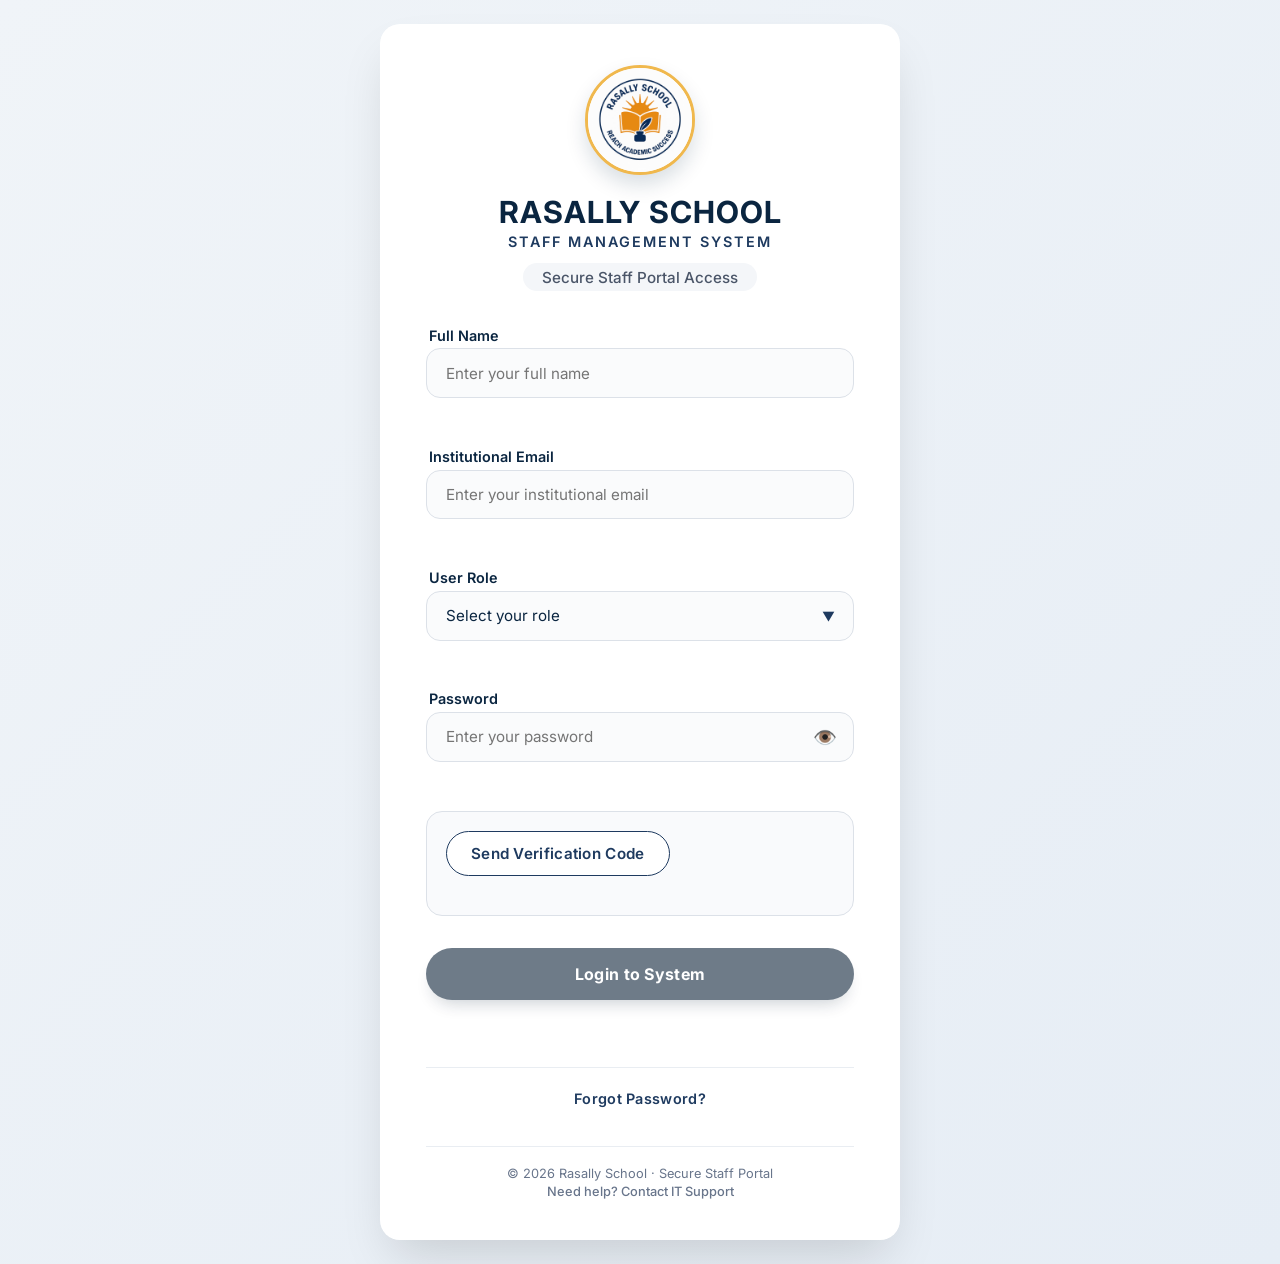
<file: index.html>
<!DOCTYPE html>
<html lang="en">
<head>
  <meta charset="UTF-8">
  <meta name="viewport" content="width=device-width, initial-scale=1.0, viewport-fit=cover">
  <title>Rasally School | Staff Management System</title>
  
  <!-- External CSS -->
  <link rel="stylesheet" href="css/index.css">
  
  <!-- Preconnect for performance -->
  <link rel="preconnect" href="https://fonts.googleapis.com">
  <link rel="preconnect" href="https://fonts.gstatic.com" crossorigin>
  <link href="https://fonts.googleapis.com/css2?family=Inter:opsz,wght@14..32,400;14..32,500;14..32,600;14..32,700&display=swap" rel="stylesheet">
</head>
<body>
  <main class="login-container">
    <!-- Professional Login Card -->
    <div class="login-card" role="main" aria-labelledby="system-heading">
      
      <!-- Logo & Branding Section -->
      <div class="brand-section">
        <div class="logo-wrapper">
          <img 
            src="images/rasally.jpg" 
            alt="Rasally School Official Logo" 
            class="school-logo"
            onerror="this.onerror=null; this.src='data:image/svg+xml,%3Csvg xmlns=%22http://www.w3.org/2000/svg%22 width=%22120%22 height=%22120%22 viewBox=%220 0 120 120%22%3E%3Ccircle cx=%2260%22 cy=%2260%22 r=%2258%22 fill=%22%231e3a5f%22 stroke=%22%23f0b84d%22 stroke-width=%224%22/%3E%3Ctext x=%2260%22 y=%2270%22 font-size=%2240%22 text-anchor=%22middle%22 fill=%22white%22 font-family=%22Arial%22%3ERS%3C/text%3E%3C/svg%3E';"
          >
        </div>
        <h1 class="system-heading" id="system-heading">
          RASALLY SCHOOL
        </h1>
        <p class="system-subtitle">STAFF MANAGEMENT SYSTEM</p>
        <p class="portal-description">Secure Staff Portal Access</p>
      </div>

      <!-- Login Form -->
      <form id="staffLoginForm" class="login-form" novalidate>
        
        <!-- Full Name Field -->
        <div class="input-group">
          <label for="fullName" class="input-label">Full Name</label>
          <input 
            type="text" 
            id="fullName" 
            name="fullName" 
            placeholder="Enter your full name" 
            class="input-field"
            autocomplete="name"
            aria-required="true"
            minlength="3"
          >
          <span class="error-message" id="nameError" role="alert"></span>
        </div>

        <!-- Email Address Field -->
        <div class="input-group">
          <label for="email" class="input-label">Institutional Email</label>
          <input 
            type="email" 
            id="email" 
            name="email" 
            placeholder="Enter your institutional email" 
            class="input-field"
            autocomplete="email"
            aria-required="true"
          >
          <span class="error-message" id="emailError" role="alert"></span>
        </div>

        <!-- Role Selection -->
        <div class="input-group">
          <label for="userRole" class="input-label">User Role</label>
          <div class="select-wrapper">
            <select id="userRole" name="userRole" class="input-field select-field" aria-required="true">
              <option value="" disabled selected>Select your role</option>
              <option value="Admin">Admin</option>
              <option value="HR Officer">HR Officer</option>
              <option value="Employee">Employee</option>
            </select>
          </div>
          <span class="error-message" id="roleError" role="alert"></span>
        </div>

        <!-- Password Field -->
        <div class="input-group">
          <label for="password" class="input-label">Password</label>
          <div class="password-wrapper">
            <input 
              type="password" 
              id="password" 
              name="password" 
              placeholder="Enter your password" 
              class="input-field password-field"
              autocomplete="current-password"
              aria-required="true"
              minlength="6"
            >
            <button 
              type="button" 
              id="togglePasswordBtn" 
              class="toggle-password-btn" 
              aria-label="Show password"
              title="Show password"
            >
              <span class="eye-icon" id="eyeIcon">👁️</span>
            </button>
          </div>
          <span class="error-message" id="passwordError" role="alert"></span>
        </div>

        <!-- OTP Section -->
        <div class="otp-section" id="otpSection">
          <div class="otp-header">
            <button type="button" id="sendOtpBtn" class="btn btn-outline">
              <span class="btn-text">Send Verification Code</span>
              <span class="loading-spinner hidden" id="otpSpinner"></span>
            </button>
            <button type="button" id="resendOtpBtn" class="btn btn-link hidden" disabled>
              Resend OTP <span id="countdownTimer"></span>
            </button>
          </div>
          
          <p class="otp-notification" id="otpNotification" role="status"></p>
          
          <!-- OTP Input Group (hidden initially) -->
          <div class="otp-input-group hidden" id="otpInputContainer">
            <label for="otpField" class="input-label">Enter 6-Digit Code</label>
            <input 
              type="text" 
              id="otpField" 
              name="otpField" 
              class="input-field otp-field" 
              placeholder="000000" 
              maxlength="6" 
              inputmode="numeric" 
              autocomplete="one-time-code"
              aria-required="true"
            >
            <button type="button" id="verifyOtpBtn" class="btn btn-accent">
              Verify OTP
            </button>
            <span class="error-message" id="otpError" role="alert"></span>
            <p class="success-message hidden" id="otpSuccess" role="status">
              ✅ Email verified successfully.
            </p>
          </div>
        </div>

        <!-- Final Login Button -->
        <button 
          type="submit" 
          id="loginBtn" 
          class="btn btn-primary login-submit" 
          disabled
        >
          <span class="btn-text">Login to System</span>
          <span class="loading-spinner hidden" id="loginSpinner"></span>
        </button>

        <!-- General Form Message -->
        <div id="formGeneralMessage" class="general-message" role="alert"></div>
      </form>
      
      <!-- Forgot Password Link -->
      <div class="forgot-password-section">
        <button type="button" id="forgotPasswordBtn" class="btn btn-link forgot-password-link">
          Forgot Password?
        </button>
      </div>
      
      <footer class="portal-footer">
        <p>© 2026 Rasally School · Secure Staff Portal</p>
        <p class="footer-support">Need help? Contact IT Support</p>
      </footer>
    </div>
  </main>

  <!-- Forgot Password Modal -->
  <div class="modal-overlay hidden" id="forgotPasswordModal" role="dialog" aria-modal="true" aria-labelledby="forgotPasswordTitle">
    <div class="modal-container">
      <div class="modal-header">
        <h2 id="forgotPasswordTitle" class="modal-title">Password Recovery</h2>
        <button type="button" class="modal-close-btn" id="closeForgotPasswordModal" aria-label="Close password recovery">
          &times;
        </button>
      </div>
      
      <div class="modal-body">
        <!-- Step 1: Enter Details for Recovery -->
        <div class="recovery-step" id="recoveryStep1">
          <h3 class="step-title">Reset Your Password</h3>
          <p class="step-description">Enter your details to receive a password reset code.</p>
          
          <form id="recoveryIdentityForm" class="recovery-form" novalidate>
            <div class="input-group">
              <label for="recoveryFullName" class="input-label">Full Name</label>
              <input 
                type="text" 
                id="recoveryFullName" 
                name="recoveryFullName" 
                placeholder="Enter your full name" 
                class="input-field"
                autocomplete="name"
                required
              >
              <span class="error-message" id="recoveryNameError" role="alert"></span>
            </div>
            
            <div class="input-group">
              <label for="recoveryEmail" class="input-label">Email Address</label>
              <input 
                type="email" 
                id="recoveryEmail" 
                name="recoveryEmail" 
                placeholder="Enter your institutional email" 
                class="input-field"
                autocomplete="email"
                required
              >
              <span class="error-message" id="recoveryEmailError" role="alert"></span>
            </div>

            <div class="input-group">
              <label for="recoveryRole" class="input-label">User Role</label>
              <div class="select-wrapper">
                <select id="recoveryRole" name="recoveryRole" class="input-field select-field" required>
                  <option value="" disabled selected>Select your role</option>
                  <option value="Employee">Employee</option>
                  <option value="HR Officer">HR Officer</option>
                  <option value="Admin">Admin</option>
                </select>
              </div>
              <span class="error-message" id="recoveryRoleError" role="alert"></span>
            </div>
            
            <div class="recovery-message" id="recoveryIdentityMessage"></div>
            
            <button type="submit" class="btn btn-primary" id="verifyIdentityBtn">
              <span class="btn-text">Send Reset Code</span>
              <span class="loading-spinner hidden" id="identitySpinner"></span>
            </button>
          </form>
        </div>
        
        <!-- Step 2: Admin Security Message -->
        <div class="recovery-step hidden" id="recoveryAdminStep">
          <div class="admin-security-message">
            <div class="security-icon">🔒</div>
            <h3>Admin Password Recovery</h3>
            <p>For security reasons, Admin password recovery is not available through this option.</p>
            <p>Please contact the <strong>Database Expert</strong> or authorized <strong>System Administrator</strong> to reset your password directly from the database.</p>
            <button type="button" class="btn btn-primary back-to-login-btn" id="backToLoginFromAdmin">
              Back to Login
            </button>
          </div>
        </div>
        
        <!-- Step 3: OTP Verification -->
        <div class="recovery-step hidden" id="recoveryStep3">
          <h3 class="step-title">Enter Verification Code</h3>
          <p class="step-description">
            A 6-digit code has been sent to <strong id="recoveryOtpEmail"></strong>
          </p>
          
          <div class="input-group">
            <label for="recoveryOtpField" class="input-label">6-Digit Code</label>
            <input 
              type="text" 
              id="recoveryOtpField" 
              name="recoveryOtpField" 
              class="input-field otp-field" 
              placeholder="000000" 
              maxlength="6" 
              inputmode="numeric"
              required
            >
            <span class="error-message" id="recoveryOtpError" role="alert"></span>
          </div>
          
          <div class="otp-actions">
            <button type="button" class="btn btn-accent" id="verifyRecoveryOtpBtn">
              Verify Code
            </button>
            <button type="button" class="btn btn-link" id="resendRecoveryOtpBtn">
              Resend Code <span id="recoveryCountdownTimer"></span>
            </button>
          </div>
          
          <div class="recovery-message" id="recoveryOtpMessage"></div>
        </div>
        
        <!-- Step 4: Reset Password -->
        <div class="recovery-step hidden" id="recoveryStep4">
          <h3 class="step-title">Create New Password</h3>
          <p class="step-description">Enter your new password below.</p>
          
          <form id="resetPasswordForm" class="recovery-form" novalidate>
            <div class="input-group">
              <label for="recoveryNewPassword" class="input-label">New Password</label>
              <div class="password-wrapper">
                <input 
                  type="password" 
                  id="recoveryNewPassword" 
                  name="recoveryNewPassword" 
                  placeholder="Enter new password" 
                  class="input-field password-field"
                  autocomplete="new-password"
                  required
                  minlength="6"
                >
                <button 
                  type="button" 
                  id="toggleRecoveryPasswordBtn" 
                  class="toggle-password-btn" 
                  aria-label="Show password"
                  title="Show password"
                >
                  <span class="eye-icon">👁️</span>
                </button>
              </div>
              <span class="error-message" id="newPasswordError" role="alert"></span>
            </div>
            
            <div class="input-group">
              <label for="recoveryConfirmPassword" class="input-label">Confirm New Password</label>
              <div class="password-wrapper">
                <input 
                  type="password" 
                  id="recoveryConfirmPassword" 
                  name="recoveryConfirmPassword" 
                  placeholder="Confirm new password" 
                  class="input-field password-field"
                  autocomplete="new-password"
                  required
                  minlength="6"
                >
                <button 
                  type="button" 
                  id="toggleRecoveryConfirmPasswordBtn" 
                  class="toggle-password-btn" 
                  aria-label="Show password"
                  title="Show password"
                >
                  <span class="eye-icon">👁️</span>
                </button>
              </div>
              <span class="error-message" id="confirmPasswordError" role="alert"></span>
            </div>
            
            <div class="recovery-message" id="resetPasswordMessage"></div>
            
            <button type="submit" class="btn btn-primary" id="resetPasswordBtn">
              <span class="btn-text">Save New Password</span>
              <span class="loading-spinner hidden" id="resetSpinner"></span>
            </button>
          </form>
        </div>
        
        <!-- Step 5: Success -->
        <div class="recovery-step hidden" id="recoveryStep5">
          <div class="success-message-container">
            <div class="success-icon">✅</div>
            <h3>Password Reset Successful!</h3>
            <p>Your password has been successfully reset. You can now log in using your new password.</p>
            <button type="button" class="btn btn-primary back-to-login-btn" id="backToLoginFromSuccess">
              Back to Login
            </button>
          </div>
        </div>
      </div>
    </div>
  </div>

  <!-- External JavaScript -->
  <script src="js/index.js"></script>
</body>
</html>
</file>
<file: css/index.css>
/* index.css - Modern Professional Styles for Rasally School Staff Management System */

:root {
  --primary-navy: #0a2540;
  --navy-light: #1e3a5f;
  --accent-gold: #f0b84d;
  --accent-soft: #f7e3c0;
  --white: #ffffff;
  --gray-light: #f4f6f9;
  --gray-border: #dce1e8;
  --gray-text: #4a5568;
  --danger: #c53030;
  --success: #2f855a;
  --font-family: 'Inter', -apple-system, BlinkMacSystemFont, 'Segoe UI', Roboto, Helvetica, Arial, sans-serif;
  --shadow-sm: 0 8px 20px rgba(0, 0, 0, 0.06);
  --shadow-lg: 0 25px 50px -12px rgba(0, 0, 0, 0.15);
  --border-radius: 20px;
  --transition: all 0.25s ease-in-out;
}

* {
  margin: 0;
  padding: 0;
  box-sizing: border-box;
}

body {
  font-family: var(--font-family);
  background: linear-gradient(135deg, #f0f4f8 0%, #e6edf5 100%);
  min-height: 100vh;
  display: flex;
  align-items: center;
  justify-content: center;
  padding: 1.5rem;
  margin: 0;
  color: var(--primary-navy);
}

/* Center the card perfectly */
.login-container {
  width: 100%;
  max-width: 520px;
  margin: auto;
  display: flex;
  align-items: center;
  justify-content: center;
}

.login-card {
  background: var(--white);
  border-radius: var(--border-radius);
  box-shadow: var(--shadow-lg);
  padding: 2.5rem 2.8rem;
  width: 100%;
  transition: var(--transition);
  border: 1px solid rgba(255, 255, 255, 0.3);
  backdrop-filter: blur(2px);
}

/* Brand & Logo */
.brand-section {
  text-align: center;
  margin-bottom: 2.2rem;
}

.logo-wrapper {
  display: flex;
  justify-content: center;
  margin-bottom: 1.2rem;
}

.school-logo {
  width: 110px;
  height: 110px;
  object-fit: cover;
  border-radius: 50%;
  border: 3px solid var(--accent-gold);
  box-shadow: 0 10px 20px rgba(10, 37, 64, 0.15);
  background-color: var(--white);
  transition: transform 0.3s ease;
}

.school-logo:hover {
  transform: scale(1.02);
}

.system-heading {
  font-size: 1.9rem;
  font-weight: 700;
  letter-spacing: 1px;
  color: var(--primary-navy);
  line-height: 1.2;
  margin-bottom: 0.15rem;
}

.system-subtitle {
  font-weight: 600;
  font-size: 0.9rem;
  letter-spacing: 2px;
  color: var(--navy-light);
  margin-bottom: 0.5rem;
}

.portal-description {
  font-size: 0.95rem;
  color: var(--gray-text);
  font-weight: 500;
  background: var(--gray-light);
  display: inline-block;
  padding: 0.3rem 1.2rem;
  border-radius: 20px;
  margin-top: 0.3rem;
}

/* Form Elements */
.login-form {
  display: flex;
  flex-direction: column;
  gap: 1.5rem;
}

.input-group {
  display: flex;
  flex-direction: column;
  gap: 0.3rem;
}

.input-label {
  font-weight: 600;
  font-size: 0.9rem;
  color: var(--primary-navy);
  margin-left: 0.2rem;
}

.input-field {
  width: 100%;
  padding: 0.9rem 1.2rem;
  font-size: 0.95rem;
  border: 1.5px solid var(--gray-border);
  border-radius: 14px;
  background: var(--white);
  transition: var(--transition);
  font-family: var(--font-family);
  color: var(--primary-navy);
  outline: none;
  background-color: #fafbfc;
}

.input-field:focus {
  border-color: var(--accent-gold);
  box-shadow: 0 0 0 3px rgba(240, 184, 77, 0.25);
  background-color: var(--white);
}

/* Password Field with Toggle */
.password-wrapper {
  position: relative;
  display: flex;
  align-items: center;
}

.password-field {
  padding-right: 3rem;
}

.toggle-password-btn {
  position: absolute;
  right: 0.8rem;
  top: 50%;
  transform: translateY(-50%);
  background: none;
  border: none;
  cursor: pointer;
  padding: 0.3rem;
  display: flex;
  align-items: center;
  justify-content: center;
  color: var(--gray-text);
  transition: var(--transition);
  border-radius: 8px;
  z-index: 2;
}

.toggle-password-btn:hover {
  color: var(--navy-light);
  background: rgba(30, 58, 95, 0.05);
}

.eye-icon {
  font-size: 1.2rem;
  line-height: 1;
  user-select: none;
}

.select-wrapper {
  position: relative;
}

.select-wrapper::after {
  content: '▼';
  font-size: 0.8rem;
  color: var(--navy-light);
  position: absolute;
  right: 1.2rem;
  top: 50%;
  transform: translateY(-50%);
  pointer-events: none;
}

select.input-field {
  appearance: none;
  cursor: pointer;
}

.error-message {
  font-size: 0.8rem;
  color: var(--danger);
  min-height: 1.2rem;
  font-weight: 500;
  margin-top: 0.1rem;
}

/* OTP Section */
.otp-section {
  background: #f9fafc;
  border-radius: 16px;
  padding: 1.2rem;
  border: 1px solid var(--gray-border);
  display: flex;
  flex-direction: column;
  gap: 0.8rem;
}

.otp-header {
  display: flex;
  align-items: center;
  justify-content: space-between;
  flex-wrap: wrap;
  gap: 0.8rem;
}

.otp-notification {
  font-size: 0.85rem;
  color: var(--navy-light);
  font-weight: 500;
  margin: 0.2rem 0;
}

.otp-input-group {
  display: flex;
  flex-direction: column;
  gap: 0.6rem;
  margin-top: 0.3rem;
}

.otp-field {
  letter-spacing: 8px;
  font-size: 1.4rem;
  font-weight: 700;
  text-align: center;
  padding: 0.7rem;
}

.success-message {
  color: var(--success);
  font-weight: 600;
  font-size: 0.9rem;
}

/* Buttons */
.btn {
  display: inline-flex;
  align-items: center;
  justify-content: center;
  gap: 0.5rem;
  padding: 0.75rem 1.5rem;
  border-radius: 40px;
  font-weight: 600;
  font-size: 0.95rem;
  cursor: pointer;
  transition: var(--transition);
  border: none;
  background: transparent;
  font-family: var(--font-family);
  letter-spacing: 0.3px;
}

.btn:disabled {
  opacity: 0.6;
  cursor: not-allowed;
  filter: grayscale(0.2);
}

.btn-outline {
  border: 1.5px solid var(--navy-light);
  color: var(--navy-light);
  background: white;
}

.btn-outline:hover:not(:disabled) {
  background: var(--navy-light);
  color: white;
  border-color: var(--navy-light);
}

.btn-accent {
  background: var(--accent-gold);
  color: var(--primary-navy);
  font-weight: 700;
  margin-top: 0.3rem;
}

.btn-accent:hover:not(:disabled) {
  background: #e5a93c;
  box-shadow: 0 6px 14px rgba(240, 184, 77, 0.4);
}

.btn-primary {
  background: var(--primary-navy);
  color: white;
  font-weight: 700;
  padding: 1rem;
  font-size: 1rem;
  margin-top: 0.5rem;
  box-shadow: 0 10px 18px -8px rgba(10, 37, 64, 0.4);
}

.btn-primary:hover:not(:disabled) {
  background: #0e2f4a;
  transform: translateY(-1px);
}

.btn-link {
  color: var(--navy-light);
  text-decoration: underline;
  font-weight: 500;
  font-size: 0.85rem;
  padding: 0.4rem 0.2rem;
}

.hidden {
  display: none !important;
}

/* Loading spinner */
.loading-spinner {
  width: 18px;
  height: 18px;
  border: 2.5px solid rgba(255, 255, 255, 0.3);
  border-top: 2.5px solid currentColor;
  border-radius: 50%;
  animation: spin 0.8s linear infinite;
}

.btn-outline .loading-spinner {
  border-color: rgba(10, 37, 64, 0.3);
  border-top-color: var(--navy-light);
}

@keyframes spin {
  0% { transform: rotate(0deg); }
  100% { transform: rotate(360deg); }
}

.general-message {
  font-size: 0.85rem;
  font-weight: 500;
  text-align: center;
  min-height: 1.2rem;
}

/* Forgot Password Section */
.forgot-password-section {
  text-align: center;
  margin-top: 1.5rem;
  padding-top: 1rem;
  border-top: 1px solid #e9edf2;
}

.forgot-password-link {
  font-size: 0.9rem;
  font-weight: 600;
  color: var(--navy-light);
  text-decoration: none;
  transition: var(--transition);
}

.forgot-password-link:hover {
  color: var(--accent-gold);
  text-decoration: underline;
}

/* Modal Overlay */
.modal-overlay {
  position: fixed;
  top: 0;
  left: 0;
  width: 100%;
  height: 100%;
  background: rgba(10, 37, 64, 0.8);
  display: flex;
  align-items: center;
  justify-content: center;
  z-index: 1000;
  padding: 1.5rem;
  backdrop-filter: blur(4px);
  animation: fadeIn 0.3s ease;
}

@keyframes fadeIn {
  from { opacity: 0; }
  to { opacity: 1; }
}

.modal-container {
  background: var(--white);
  border-radius: var(--border-radius);
  box-shadow: var(--shadow-lg);
  width: 100%;
  max-width: 500px;
  max-height: 90vh;
  overflow-y: auto;
  animation: slideUp 0.3s ease;
}

@keyframes slideUp {
  from { transform: translateY(30px); opacity: 0; }
  to { transform: translateY(0); opacity: 1; }
}

.modal-header {
  display: flex;
  align-items: center;
  justify-content: space-between;
  padding: 1.5rem 2rem;
  border-bottom: 1px solid var(--gray-border);
}

.modal-title {
  font-size: 1.3rem;
  font-weight: 700;
  color: var(--primary-navy);
  margin: 0;
}

.modal-close-btn {
  background: none;
  border: none;
  font-size: 2rem;
  color: var(--gray-text);
  cursor: pointer;
  padding: 0;
  width: 35px;
  height: 35px;
  display: flex;
  align-items: center;
  justify-content: center;
  border-radius: 50%;
  transition: var(--transition);
}

.modal-close-btn:hover {
  background: var(--gray-light);
  color: var(--primary-navy);
}

.modal-body {
  padding: 2rem;
}

/* Recovery Steps */
.recovery-step {
  display: flex;
  flex-direction: column;
  gap: 1.5rem;
}

.step-title {
  font-size: 1.1rem;
  font-weight: 700;
  color: var(--primary-navy);
}

.step-description {
  font-size: 0.9rem;
  color: var(--gray-text);
}

.recovery-form {
  display: flex;
  flex-direction: column;
  gap: 1.2rem;
}

.recovery-message {
  font-size: 0.85rem;
  font-weight: 500;
  min-height: 1.2rem;
  color: var(--danger);
}

.otp-actions {
  display: flex;
  flex-direction: column;
  gap: 0.8rem;
}

/* Admin Security Message */
.admin-security-message {
  text-align: center;
  padding: 1.5rem;
  background: #fef3e0;
  border-radius: 12px;
  border: 1px solid var(--accent-gold);
}

.security-icon {
  font-size: 3rem;
  margin-bottom: 1rem;
}

.admin-security-message h3 {
  color: var(--primary-navy);
  margin-bottom: 1rem;
  font-size: 1.1rem;
}

.admin-security-message p {
  color: var(--gray-text);
  margin-bottom: 0.8rem;
  font-size: 0.9rem;
  line-height: 1.5;
}

.admin-security-message .back-to-login-btn {
  margin-top: 1rem;
}

/* Success Message Container */
.success-message-container {
  text-align: center;
  padding: 1.5rem;
}

.success-icon {
  font-size: 3rem;
  margin-bottom: 1rem;
}

.success-message-container h3 {
  color: var(--success);
  margin-bottom: 1rem;
  font-size: 1.2rem;
}

.success-message-container p {
  color: var(--gray-text);
  margin-bottom: 1.5rem;
  font-size: 0.9rem;
  line-height: 1.5;
}

.back-to-login-btn {
  width: 100%;
  margin-top: 1rem;
}

/* Portal Footer */
.portal-footer {
  margin-top: 2rem;
  text-align: center;
  font-size: 0.8rem;
  color: #68758b;
  border-top: 1px solid #e9edf2;
  padding-top: 1.2rem;
}

.footer-support {
  margin-top: 0.2rem;
  font-weight: 500;
}

/* Responsive adjustments */
@media (max-width: 600px) {
  .login-card {
    padding: 2rem 1.5rem;
  }
  .system-heading {
    font-size: 1.6rem;
  }
  .modal-container {
    max-height: 95vh;
  }
  .modal-body {
    padding: 1.5rem;
  }
}

@media (max-width: 400px) {
  .otp-header {
    flex-direction: column;
    align-items: stretch;
  }
  .btn {
    width: 100%;
  }
  .modal-body {
    padding: 1rem;
  }
  .modal-header {
    padding: 1rem 1.5rem;
  }
}
</file>
